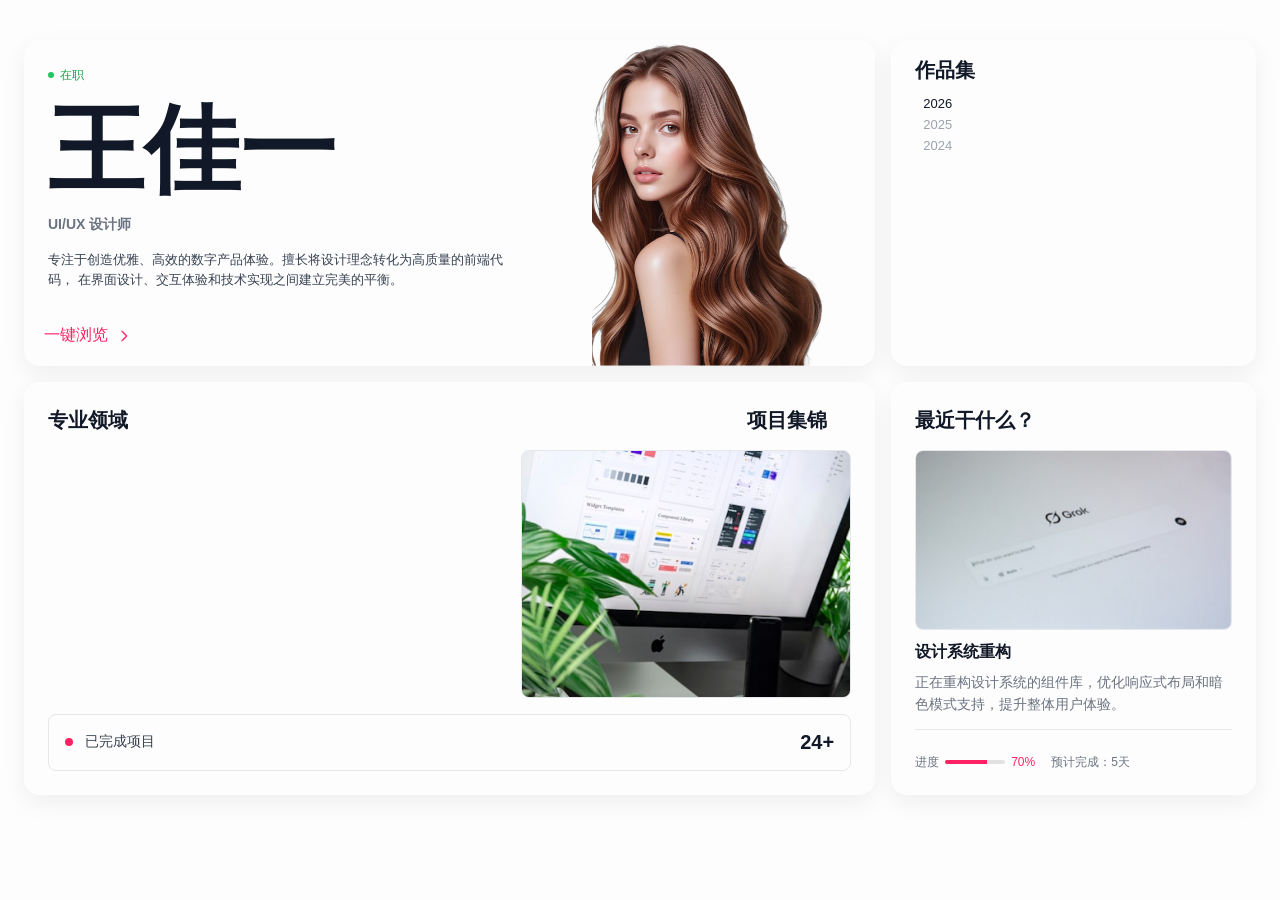
<file: index.html>
<!DOCTYPE html>
<html lang="zh-CN">
<head>
  <meta charset="UTF-8">
  <meta name="viewport" content="width=device-width, initial-scale=1.0">
  <title>UI设计师作品集</title>
  <link rel="stylesheet" href="css/style.css">
</head>
<body>
  <div class="container">

    <!-- Main layout -->
    <div class="main-layout">
      <!-- Upper-left module - Personal Info -->
      <div class="personal-info">
        
        <!-- Left content -->
        <div class="personal-content">
          <div class="status-badge">
            <div class="status-dot"></div>
            <span>在职</span>
          </div>
          <h1>王佳一</h1>
          <h2>UI/UX 设计师</h2>
          
          <p>
            专注于创造优雅、高效的数字产品体验。擅长将设计理念转化为高质量的前端代码，
            在界面设计、交互体验和技术实现之间建立完美的平衡。
          </p>
        </div>

        <!-- Browse button - bottom left -->
        <button class="browse-button">
          一键浏览
          <svg class="arrow-icon" fill="none" stroke="currentColor" viewBox="0 0 24 24">
            <path stroke-linecap="round" stroke-linejoin="round" stroke-width="2" d="M9 5l7 7-7 7" />
          </svg>
        </button>

        <!-- Right portrait -->
        <div class="portrait">
          <img
            src="assets/home/home_image_2.png"
            alt="王佳一"
          />
        </div>
      </div>

      <!-- Upper-right module - Portfolio Grid -->
      <div class="portfolio-grid">

        <h3>作品集</h3>

        <div class="portfolio-content">
          <!-- Year timeline -->
          <div class="year-timeline">
            <div class="year active">2026</div>
            <div class="year">2025</div>
            <div class="year">2024</div>
          </div>

          <!-- Portfolio grid -->
          <div class="portfolio-images">
            <!-- Will be populated by JavaScript -->
          </div>
        </div>
      </div>

      <!-- Lower-left module - Professional Fields -->
      <div class="professional-fields">

        <div class="fields-header">
          <h3>专业领域</h3>
          <h3>项目集锦</h3>
        </div>

        <div class="fields-content">
          <!-- Left side - Cards -->
          <div class="fields-cards">
            <!-- Will be populated by JavaScript -->
          </div>

          <!-- Right side - Project Image -->
          <div class="project-image">
            <img
              src="assets/home/portfolio_image_1.jpg"
              alt="项目展示"
            />
          </div>
        </div>

        <!-- Bottom info bar -->
        <div class="info-bar">
          <div class="info-left">
            <div class="info-dot"></div>
            <span>已完成项目</span>
          </div>
          <span class="project-count">24+</span>
        </div>
      </div>

      <!-- Lower-right module - Recent Activity -->
      <div class="recent-activity">

        <!-- Title -->
        <h3>最近干什么？</h3>

        <!-- Large Image -->
        <div class="activity-image">
          <img
            src="assets/home/portfolio_image_2.jpg"
            alt="最近作品"
          />
        </div>

        <!-- Text Content -->
        <div class="activity-content">
          <h4>设计系统重构</h4>
          <p>
            正在重构设计系统的组件库，优化响应式布局和暗色模式支持，提升整体用户体验。
          </p>
        </div>

        <!-- Bottom status bar -->
        <div class="status-bar">
          <div class="progress">
            <span>进度</span>
            <div class="progress-bar">
              <div class="progress-fill"></div>
            </div>
            <span>70%</span>
          </div>
          <span class="estimated-time">预计完成：5天</span>
        </div>
      </div>
    </div>
  </div>
  <script src="js/script.js"></script>
</body>
</html>
</file>
<file: css/style.css>
/* Reset and base styles */
* {
  margin: 0;
  padding: 0;
  box-sizing: border-box;
}

body {
  font-family: -apple-system, BlinkMacSystemFont, 'Segoe UI', Roboto, sans-serif;
  background-color: #FDFDFD;
}

/* Main container */
.container {
  width: 100%;
  max-width: 1440px;
  min-height: 100vh;
  background-color: #FDFDFD;
  padding: clamp(16px, 2vw, 24px);
  margin: 0 auto;
  position: relative;
}

/* Main layout grid */
.main-layout {
  display: grid;
  grid-template-columns: calc((100% - 16px) * 0.7) calc((100% - 16px) * 0.3);
  grid-template-rows: auto auto;
  gap: 16px;
  margin-top: 16px;
}

/* 响应式设计 */
@media (max-width: 700px) {
  .container {
    padding: 16px;
  }
  
  .main-layout {
    grid-template-columns: 1fr;
    grid-template-rows: auto auto auto auto;
  }
  
  .personal-info {
    height: auto;
    min-height: auto;
    flex-direction: column;
    align-items: flex-start;
    text-align: left;
  }
  
  .portfolio-grid {
    height: auto;
    min-height: 326px;
  }
  
  .personal-content {
    padding: 20px;
    text-align: left;
  }
  
  .personal-info h1 {
    font-size: 72px;
    margin: 0 0 8px;
  }
  
  .personal-info p {
    margin: 0;
  }
  
  .portrait {
    display: none !important;
  }
  
  .browse-button {
    position: relative;
    bottom: auto;
    left: auto;
    margin-top: 20px;
  }
  
  .fields-content {
    flex-direction: column;
  }
  
  .project-image {
    width: 100%;
    min-width: auto;
    margin: 0;
  }
  
  .fields-header {
    flex-direction: column;
    align-items: flex-start;
    gap: 8px;
  }
}

@media (max-width: 768px) {
  .container {
    padding: 12px;
  }
  
  .personal-info h1 {
    font-size: 48px;
  }
  
  .personal-info h2 {
    font-size: 12px;
  }
  
  .personal-info p {
    font-size: 12px;
    max-width: 100%;
  }
  
  .portfolio-grid h3,
  .professional-fields h3,
  .recent-activity h3 {
    font-size: 18px;
  }
  
  .fields-cards {
    grid-template-columns: 1fr;
  }
  
  .portfolio-images {
    grid-template-columns: repeat(2, 1fr);
  }
  
  .activity-image {
    height: 140px;
  }
  
  .status-bar {
    flex-direction: row;
    align-items: center;
    justify-content: space-between;
    gap: 16px;
  }
}

@media (max-width: 480px) {
  .personal-info h1 {
    font-size: 36px;
  }
  
  .portfolio-images {
    grid-template-columns: 1fr;
  }
  
  .activity-content h4 {
    font-size: 14px;
  }
  
  .activity-content p {
    font-size: 12px;
    margin-bottom: 16px;
  }
  
  .info-bar {
    flex-direction: row;
    align-items: center;
    justify-content: space-between;
    gap: 16px;
  }
}

/* Common module styles */
.personal-info,
.portfolio-grid,
.professional-fields,
.recent-activity {
  background-color: #FDFDFD;
  border-radius: 16px;
  box-shadow: 0 8px 24px rgba(0, 0, 0, 0.06);
  position: relative;
}

/* Personal Info module */
.personal-info {
  display: flex;
  overflow: hidden;
  height: 326px;
  position: relative;
}

.personal-content {
  flex: 1;
  padding: clamp(16px, 2vw, 24px);
}

.status-badge {
  display: inline-flex;
  align-items: center;
  gap: 6px;
  margin-bottom: 8px;
}

.status-dot {
  width: 6px;
  height: 6px;
  background-color: #22C55E;
  border-radius: 50%;
}

.status-badge span {
  font-size: 12px;
  font-weight: 500;
  color: #16A34A;
}

.personal-info h1 {
  font-size: clamp(48px, 8vw, 96px);
  font-weight: bold;
  color: #111827;
  line-height: 1.2;
  margin-bottom: 8px;
  width: fit-content;
}

.personal-info h2 {
  font-size: 14px;
  color: #6B7280;
  line-height: 1.4;
  margin-bottom: 16px;
  width: fit-content;
}

.personal-info p {
  font-size: 13px;
  color: #374151;
  line-height: 1.5;
  width: fit-content;
  max-width: 480px;
}

.browse-button {
  position: absolute;
  bottom: 20px;
  left: 20px;
  background: none;
  border: none;
  color: #FF2365;
  font-size: 16px;
  font-weight: 500;
  display: flex;
  align-items: center;
  gap: 8px;
  cursor: pointer;
  transition: all 0.3s ease;
}

.browse-button:hover {
  color: #ff4a83;
}

.arrow-icon {
  width: 16px;
  height: 16px;
  transition: transform 0.3s ease;
}

.browse-button:hover .arrow-icon {
  transform: translateX(8px);
}

.portrait {
  height: 100%;
  width: 232px;
  min-width: 232px;
  max-width: 40%;
  margin-right: clamp(32px, 4vw, 64px);
  display: flex;
  align-items: flex-end;
  justify-content: center;
  margin-bottom: 0;
  padding: 0;
}

.portrait img {
  height: 100%;
  width: 100%;
  object-fit: cover;
  object-position: center bottom;
}

/* Portfolio Grid module */
.portfolio-grid {
  padding: 16px 24px;
  height: 326px;
}

.portfolio-grid h3 {
  font-size: 20px;
  font-weight: bold;
  color: #111827;
  line-height: 1.4;
  margin-bottom: 12px;
  margin-top: 0;
}

.portfolio-content {
  display: flex;
  gap: 12px;
}

.year-timeline {
  display: flex;
  flex-direction: column;
  gap: 6px;
  padding: 0 8px;
}

.year {
  font-size: 13px;
  font-weight: 500;
  color: #9CA3AF;
}

.year.active {
  color: #111827;
}

.portfolio-images {
  flex: 1;
  display: grid;
  grid-template-columns: repeat(3, 1fr);
  gap: 8px;
}

.portfolio-item {
  border-radius: 8px;
  overflow: hidden;
  background-color: #FDFDFD;
  border: 1px solid #E5E7EB;
  cursor: pointer;
  transition: all 0.3s ease;
}

.portfolio-item:hover {
  transform: translateY(-2px);
  box-shadow: 0 4px 12px rgba(0, 0, 0, 0.1);
}

.portfolio-item .image-container {
  aspect-ratio: 1;
  overflow: hidden;
}

.portfolio-item img {
  width: 100%;
  height: 100%;
  object-fit: cover;
  transition: transform 0.3s ease;
}

.portfolio-item:hover img {
  transform: scale(1.05);
}

/* Professional Fields module */
.professional-fields {
  padding: 24px;
  display: flex;
  flex-direction: column;
}

.fields-header {
  display: flex;
  align-items: center;
  margin-bottom: 16px;
}

.fields-header h3:last-child {
  margin-left: auto;
  margin-right: 24px;
}

.professional-fields h3 {
  font-size: 20px;
  font-weight: bold;
  color: #111827;
  line-height: 1.4;
  margin: 0;
}

.fields-content {
  display: flex;
  gap: 24px;
}

.fields-cards {
  flex: 1;
  display: grid;
  grid-template-columns: repeat(2, 1fr);
  gap: 16px;
}

.field-card {
  background-color: #FDFDFD;
  border: 1px solid #E5E7EB;
  border-radius: 8px;
  padding: 16px;
  box-shadow: 0 8px 16px rgba(0, 0, 0, 0.04);
  transition: all 0.3s ease;
}

.field-card:hover {
  border-color: #FF2365;
  transform: translateY(-2px);
  box-shadow: 0 12px 24px rgba(0, 0, 0, 0.08);
}

.field-card .icon {
  font-size: 28px;
  margin-bottom: 8px;
}

.field-card h4 {
  font-size: 16px;
  font-weight: bold;
  color: #111827;
  line-height: 1.4;
  margin-bottom: 4px;
}

.field-card p {
  font-size: 11px;
  color: #6B7280;
  line-height: 1.4;
}

.project-image {
  flex: 1;
  min-width: 300px;
  aspect-ratio: 4/3;
  border-radius: 8px;
  overflow: hidden;
  background-color: #FDFDFD;
  border: 1px solid #E5E7EB;
}

/* 桌面端约束最大宽度 */
@media (min-width: 1201px) {
  .project-image {
    max-width: 330px;
  }
}

/* 大于1440px时，图片不缩放 */
@media (min-width: 1441px) {
  .portrait {
    width: 270px;
    max-width: 270px;
    margin-right: 64px;
  }
  
  .portrait img {
    object-fit: contain;
  }
}

.project-image img {
  width: 100%;
  height: 100%;
  object-fit: cover;
}

.info-bar {
  margin-top: 16px;
  background: linear-gradient(to right, #FDFDFD, #FDFDFD);
  border: 1px solid #E5E7EB;
  border-radius: 8px;
  padding: 16px;
  display: flex;
  align-items: center;
  justify-content: space-between;
}

.info-left {
  display: flex;
  align-items: center;
  gap: 12px;
}

.info-dot {
  width: 8px;
  height: 8px;
  background-color: #FF2365;
  border-radius: 50%;
}

.info-left span {
  font-size: 14px;
  color: #374151;
  font-weight: 500;
}

.project-count {
  font-size: 20px;
  font-weight: bold;
  color: #111827;
}

/* Recent Activity module */
.recent-activity {
  padding: 24px;
  display: flex;
  flex-direction: column;
  overflow: hidden;
}

.recent-activity h3 {
  font-size: 20px;
  font-weight: bold;
  color: #111827;
  line-height: 1.4;
  margin-bottom: 16px;
  margin-top: 0;
}

.activity-image {
  height: 180px;
  border-radius: 8px;
  overflow: hidden;
  background-color: #FDFDFD;
  border: 1px solid #E5E7EB;
  margin-bottom: 12px;
}

.activity-image img {
  width: 100%;
  height: 100%;
  object-fit: cover;
}

.activity-content {
  display: flex;
  flex-direction: column;
  gap: 8px;
}

.activity-content h4 {
  font-size: 16px;
  font-weight: bold;
  color: #111827;
}

.activity-content p {
  font-size: 14px;
  color: #6B7280;
  line-height: 1.6;
}

.status-bar {
  margin-top: auto;
  padding-top: 24px;
  display: flex;
  align-items: center;
  gap: 16px;
  border-top: 1px solid #E5E7EB;
}

.progress {
  display: flex;
  align-items: center;
  gap: 6px;
}

.progress span:first-child {
  font-size: 12px;
  color: #6B7280;
}

.progress-bar {
  width: 60px;
  height: 4px;
  background-color: #e2e2e2;
  border-radius: 2px;
  overflow: hidden;
}

.progress-fill {
  width: 70%;
  height: 100%;
  background-color: #FF2365;
}

.progress span:last-child {
  font-size: 12px;
  font-weight: 500;
  color: #FF2365;
}

.estimated-time {
  font-size: 12px;
  color: #6B7280;
}
</file>
